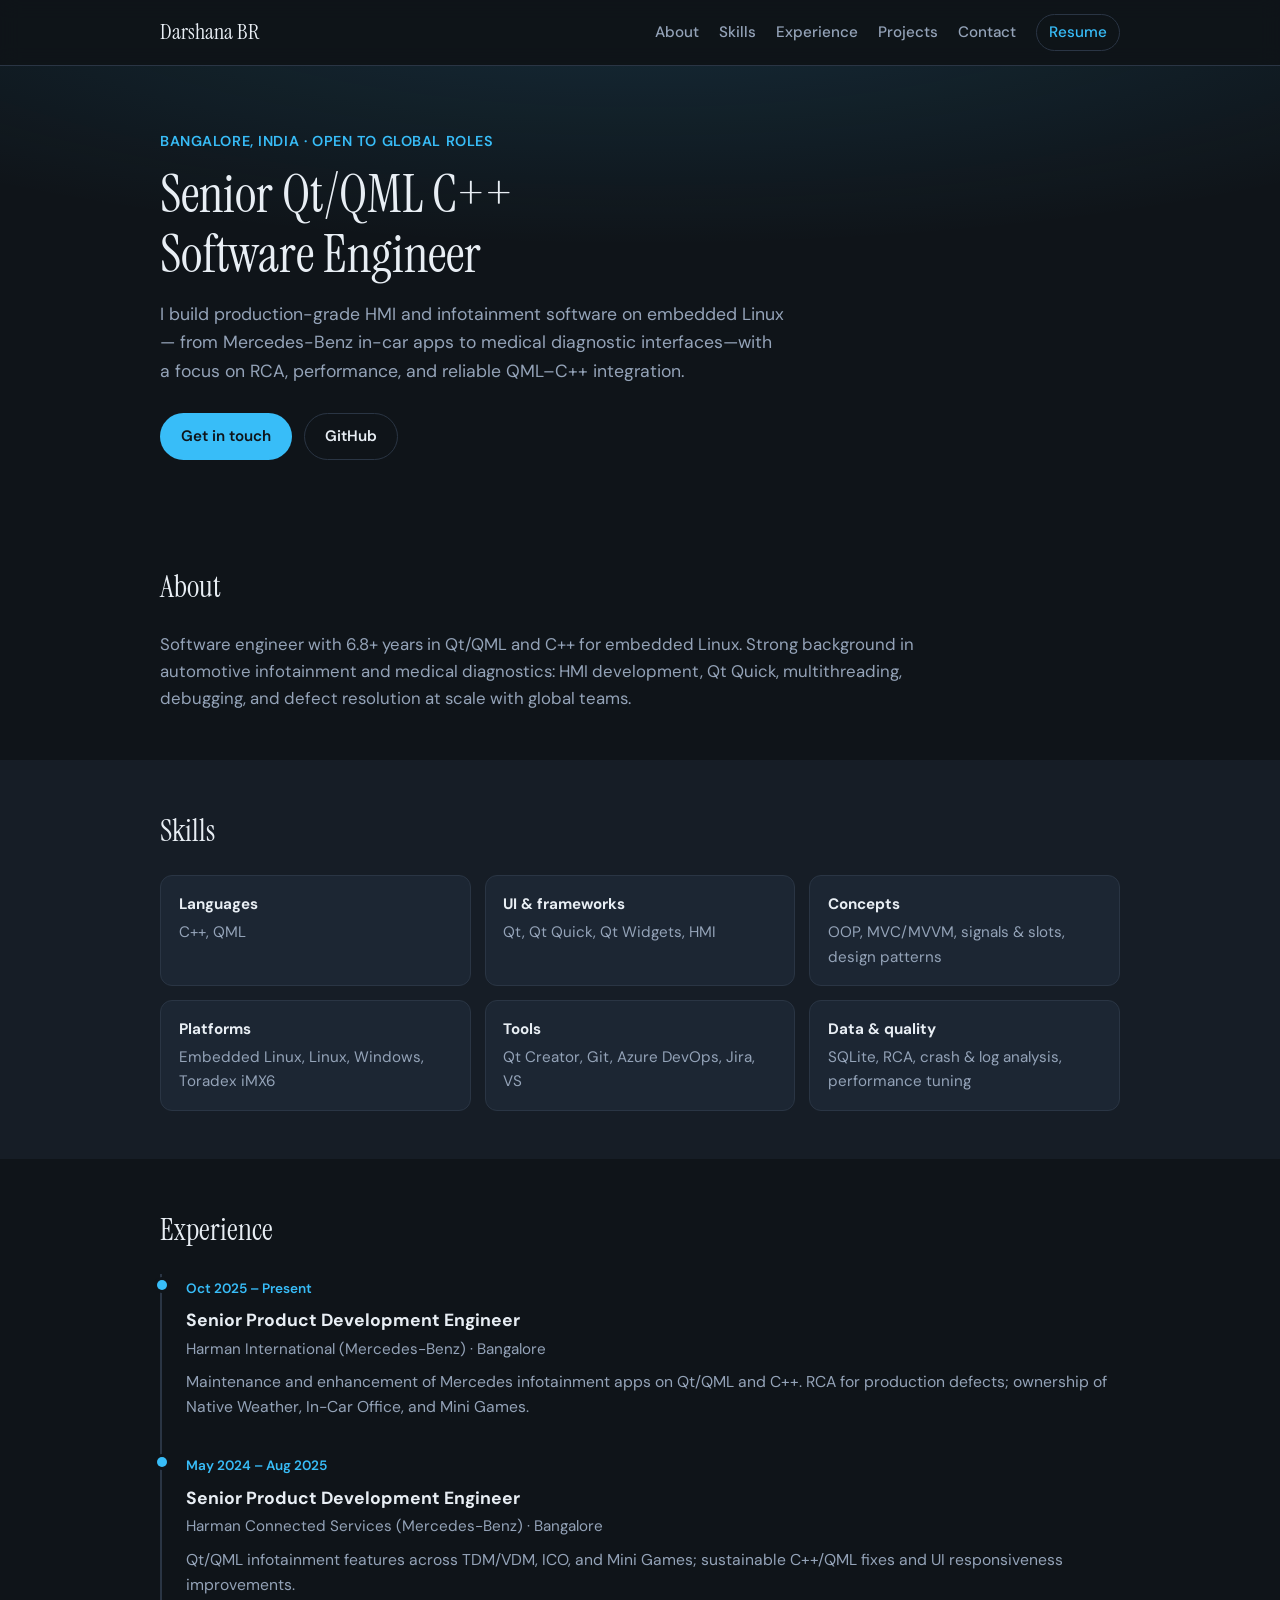
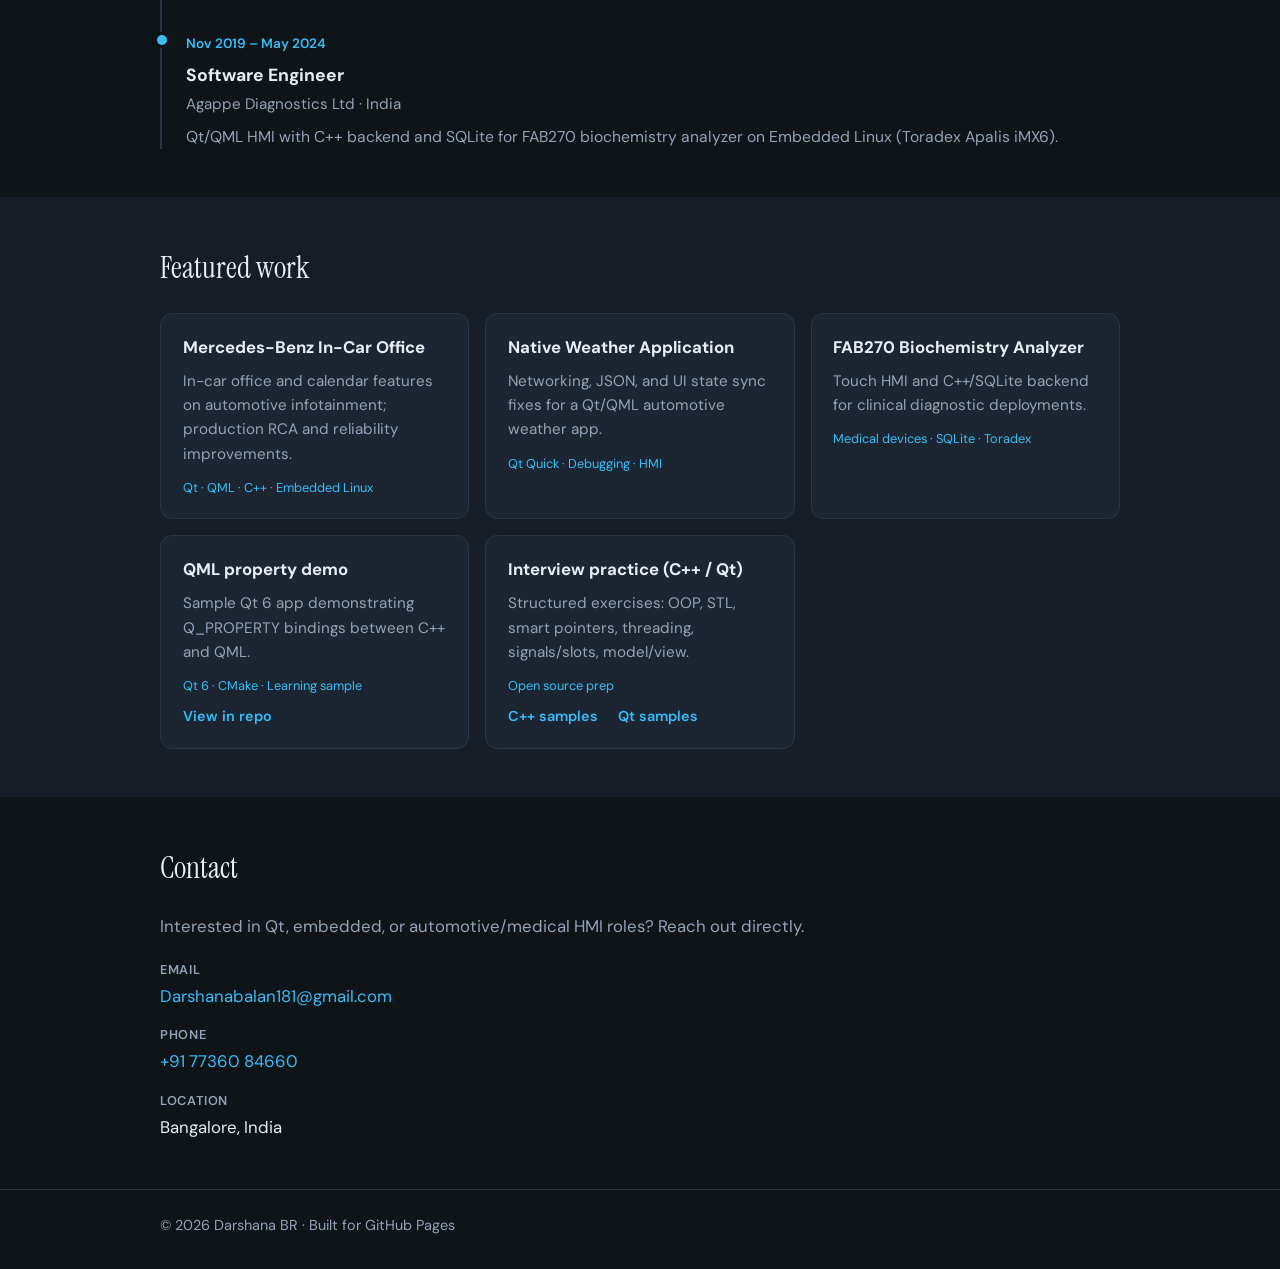
<file: index.html>
<!DOCTYPE html>
<html lang="en">
<head>
  <meta charset="UTF-8" />
  <meta name="viewport" content="width=device-width, initial-scale=1.0" />
  <meta name="description" content="Darshana BR — Senior Qt/QML C++ Software Engineer. Automotive infotainment, embedded Linux, medical HMI." />
  <title>Darshana BR · Qt/QML C++ Engineer</title>
  <link rel="preconnect" href="https://fonts.googleapis.com" />
  <link rel="preconnect" href="https://fonts.gstatic.com" crossorigin />
  <link href="https://fonts.googleapis.com/css2?family=DM+Sans:ital,opsz,wght@0,9..40,400;0,9..40,500;0,9..40,600;0,9..40,700&family=Instrument+Serif:ital@0;1&display=swap" rel="stylesheet" />
  <link rel="stylesheet" href="styles.css" />
</head>
<body>
  <a class="skip-link" href="#main">Skip to content</a>

  <header class="site-header">
    <div class="wrap header-inner">
      <a class="logo" href="#">Darshana BR</a>
      <button type="button" class="nav-toggle" aria-expanded="false" aria-controls="site-nav">Menu</button>
      <nav id="site-nav" class="site-nav" aria-label="Primary">
        <a href="#about">About</a>
        <a href="#skills">Skills</a>
        <a href="#experience">Experience</a>
        <a href="#projects">Projects</a>
        <a href="#contact">Contact</a>
        <a class="nav-resume" href="resume/Darshana_BR_Resume.html">Resume</a>
      </nav>
    </div>
  </header>

  <main id="main">
    <section class="hero">
      <div class="wrap hero-inner">
        <p class="hero-eyebrow">Bangalore, India · Open to global roles</p>
        <h1>Senior Qt/QML C++ Software Engineer</h1>
        <p class="hero-lead">
          I build production-grade HMI and infotainment software on embedded Linux—
          from Mercedes-Benz in-car apps to medical diagnostic interfaces—with a focus on
          RCA, performance, and reliable QML–C++ integration.
        </p>
        <div class="hero-cta">
          <a class="btn btn-primary" href="#contact">Get in touch</a>
          <a class="btn btn-ghost" id="github-link" href="https://github.com/" target="_blank" rel="noopener noreferrer">GitHub</a>
        </div>
      </div>
    </section>

    <section id="about" class="section">
      <div class="wrap">
        <h2 class="section-title">About</h2>
        <p class="prose">
          Software engineer with 6.8+ years in Qt/QML and C++ for embedded Linux. Strong background in
          automotive infotainment and medical diagnostics: HMI development, Qt Quick, multithreading,
          debugging, and defect resolution at scale with global teams.
        </p>
      </div>
    </section>

    <section id="skills" class="section section-alt">
      <div class="wrap">
        <h2 class="section-title">Skills</h2>
        <ul class="skill-grid">
          <li><strong>Languages</strong> C++, QML</li>
          <li><strong>UI &amp; frameworks</strong> Qt, Qt Quick, Qt Widgets, HMI</li>
          <li><strong>Concepts</strong> OOP, MVC/MVVM, signals &amp; slots, design patterns</li>
          <li><strong>Platforms</strong> Embedded Linux, Linux, Windows, Toradex iMX6</li>
          <li><strong>Tools</strong> Qt Creator, Git, Azure DevOps, Jira, VS</li>
          <li><strong>Data &amp; quality</strong> SQLite, RCA, crash &amp; log analysis, performance tuning</li>
        </ul>
      </div>
    </section>

    <section id="experience" class="section">
      <div class="wrap">
        <h2 class="section-title">Experience</h2>
        <ol class="timeline">
          <li class="timeline-item">
            <div class="timeline-meta">
              <span class="timeline-dates">Oct 2025 – Present</span>
            </div>
            <h3>Senior Product Development Engineer</h3>
            <p class="timeline-org">Harman International (Mercedes-Benz) · Bangalore</p>
            <p>Maintenance and enhancement of Mercedes infotainment apps on Qt/QML and C++. RCA for production defects; ownership of Native Weather, In-Car Office, and Mini Games.</p>
          </li>
          <li class="timeline-item">
            <div class="timeline-meta">
              <span class="timeline-dates">May 2024 – Aug 2025</span>
            </div>
            <h3>Senior Product Development Engineer</h3>
            <p class="timeline-org">Harman Connected Services (Mercedes-Benz) · Bangalore</p>
            <p>Qt/QML infotainment features across TDM/VDM, ICO, and Mini Games; sustainable C++/QML fixes and UI responsiveness improvements.</p>
          </li>
          <li class="timeline-item">
            <div class="timeline-meta">
              <span class="timeline-dates">Nov 2019 – May 2024</span>
            </div>
            <h3>Software Engineer</h3>
            <p class="timeline-org">Agappe Diagnostics Ltd · India</p>
            <p>Qt/QML HMI with C++ backend and SQLite for FAB270 biochemistry analyzer on Embedded Linux (Toradex Apalis iMX6).</p>
          </li>
        </ol>
      </div>
    </section>

    <section id="projects" class="section section-alt">
      <div class="wrap">
        <h2 class="section-title">Featured work</h2>
        <div class="project-grid">
          <article class="card">
            <h3>Mercedes-Benz In-Car Office</h3>
            <p>In-car office and calendar features on automotive infotainment; production RCA and reliability improvements.</p>
            <p class="card-tags">Qt · QML · C++ · Embedded Linux</p>
          </article>
          <article class="card">
            <h3>Native Weather Application</h3>
            <p>Networking, JSON, and UI state sync fixes for a Qt/QML automotive weather app.</p>
            <p class="card-tags">Qt Quick · Debugging · HMI</p>
          </article>
          <article class="card">
            <h3>FAB270 Biochemistry Analyzer</h3>
            <p>Touch HMI and C++/SQLite backend for clinical diagnostic deployments.</p>
            <p class="card-tags">Medical devices · SQLite · Toradex</p>
          </article>
          <article class="card card-code">
            <h3>QML property demo</h3>
            <p>Sample Qt 6 app demonstrating Q_PROPERTY bindings between C++ and QML.</p>
            <p class="card-tags">Qt 6 · CMake · Learning sample</p>
            <a class="card-link" id="qml-demo-link" href="#">View in repo</a>
          </article>
          <article class="card card-code">
            <h3>Interview practice (C++ / Qt)</h3>
            <p>Structured exercises: OOP, STL, smart pointers, threading, signals/slots, model/view.</p>
            <p class="card-tags">Open source prep</p>
            <a class="card-link" id="cpp-practice-link" href="#">C++ samples</a>
            <a class="card-link" id="qt-practice-link" href="#">Qt samples</a>
          </article>
        </div>
      </div>
    </section>

    <section id="contact" class="section contact-section">
      <div class="wrap">
        <h2 class="section-title">Contact</h2>
        <p class="prose">Interested in Qt, embedded, or automotive/medical HMI roles? Reach out directly.</p>
        <ul class="contact-list">
          <li>
            <span class="contact-label">Email</span>
            <a href="mailto:Darshanabalan181@gmail.com">Darshanabalan181@gmail.com</a>
          </li>
          <li>
            <span class="contact-label">Phone</span>
            <a href="tel:+917736084660">+91 77360 84660</a>
          </li>
          <li>
            <span class="contact-label">Location</span>
            <span>Bangalore, India</span>
          </li>
        </ul>
      </div>
    </section>
  </main>

  <footer class="site-footer">
    <div class="wrap">
      <p>© <span id="year"></span> Darshana BR · Built for GitHub Pages</p>
    </div>
  </footer>

  <script src="main.js"></script>
</body>
</html>
</file>
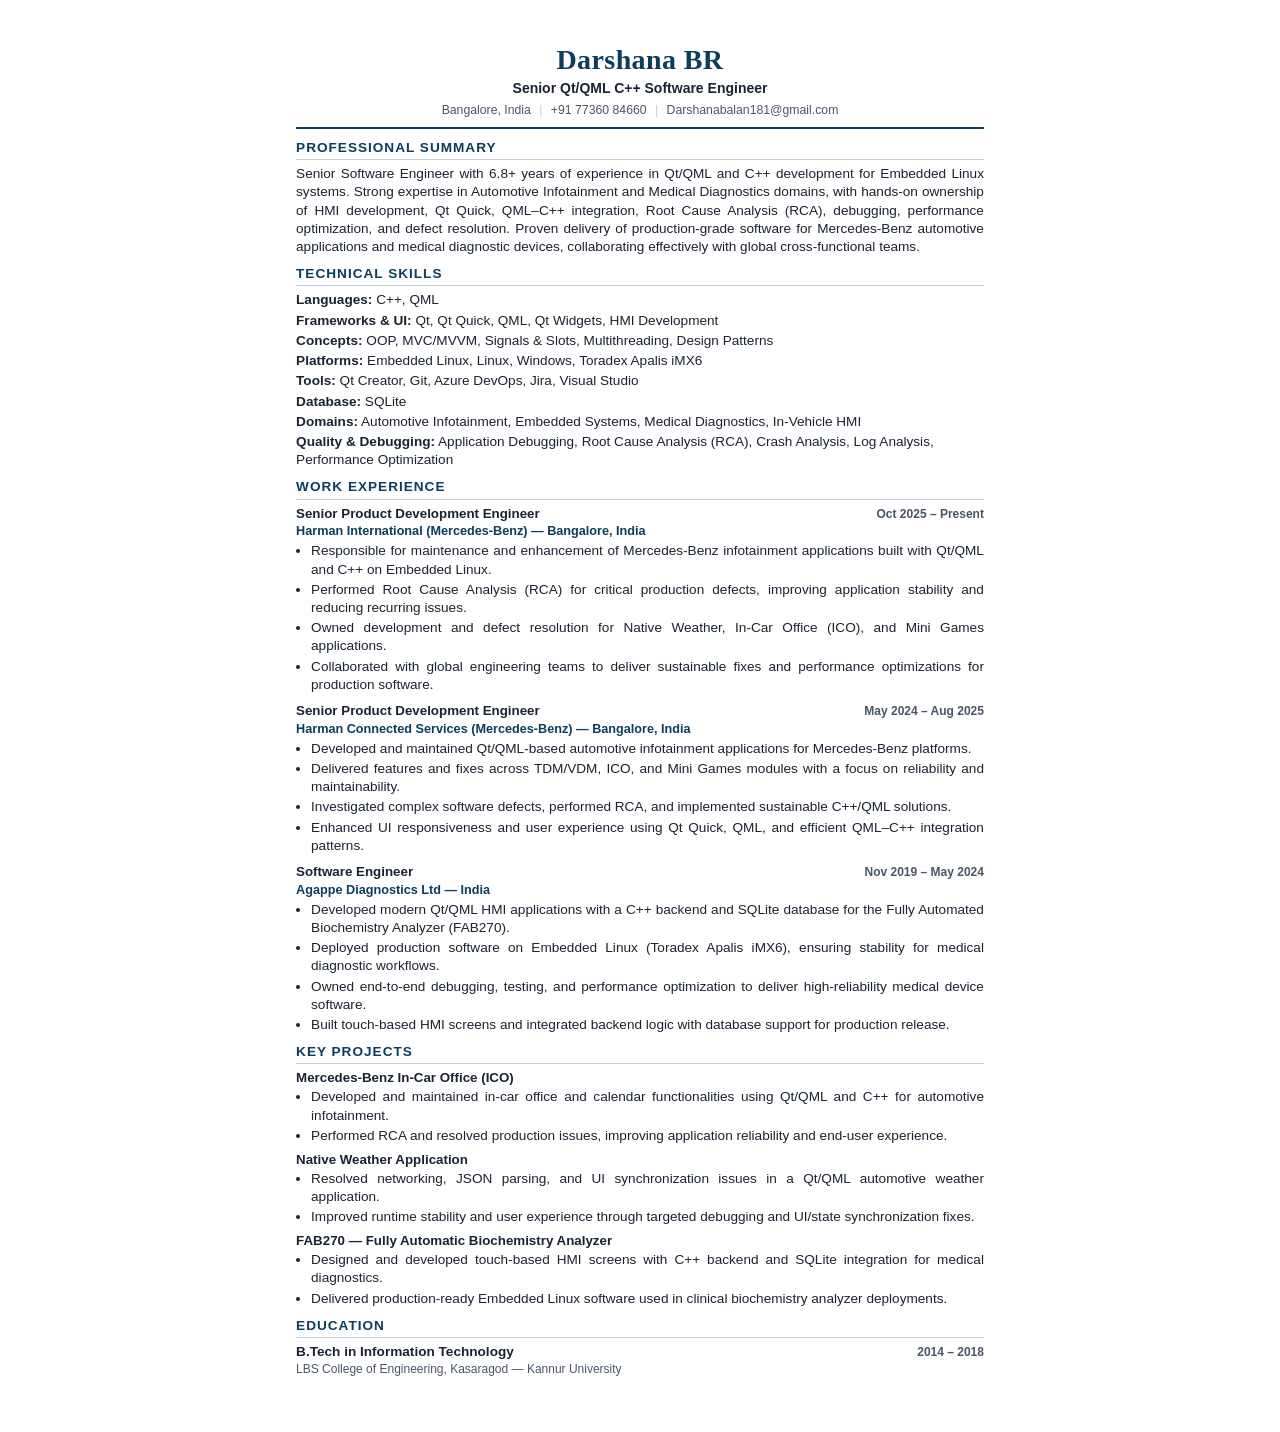
<file: resume/Darshana_BR_Resume.html>
<!DOCTYPE html>
<html lang="en">
<head>
  <meta charset="UTF-8" />
  <meta name="viewport" content="width=device-width, initial-scale=1.0" />
  <title>Darshana BR — Senior Qt/QML C++ Software Engineer</title>
  <style>
    /* ATS-friendly, LibreOffice-print friendly: avoid flex/grid */
    :root {
      --ink: #1a2332;
      --muted: #4a5568;
      --accent: #0b3d5c;
      --rule: #c5d0db;
      --bg: #ffffff;
    }

    * {
      box-sizing: border-box;
      margin: 0;
      padding: 0;
    }

    @page {
      size: A4;
      margin: 12mm 14mm;
    }

    body {
      font-family: "Calibri", "Segoe UI", Arial, Helvetica, sans-serif;
      font-size: 10.2pt;
      line-height: 1.34;
      color: var(--ink);
      background: var(--bg);
      max-width: 210mm;
      margin: 0 auto;
      padding: 12mm 14mm;
      -webkit-print-color-adjust: exact;
      print-color-adjust: exact;
    }

    header {
      text-align: center;
      padding-bottom: 8px;
      border-bottom: 2px solid var(--accent);
      margin-bottom: 10px;
    }

    h1 {
      font-family: "Georgia", "Times New Roman", Times, serif;
      font-size: 21pt;
      font-weight: 700;
      letter-spacing: 0.4px;
      color: var(--accent);
      line-height: 1.1;
      margin-bottom: 3px;
    }

    .headline {
      font-size: 10.5pt;
      font-weight: 600;
      color: var(--ink);
      margin-bottom: 4px;
    }

    .contact {
      font-size: 9.2pt;
      color: var(--muted);
      line-height: 1.4;
    }

    .contact a {
      color: var(--muted);
      text-decoration: none;
    }

    .contact .sep {
      margin: 0 5px;
      color: var(--rule);
    }

    section {
      margin-bottom: 9px;
    }

    h2 {
      font-size: 10.2pt;
      font-weight: 700;
      text-transform: uppercase;
      letter-spacing: 1px;
      color: var(--accent);
      border-bottom: 1px solid var(--rule);
      padding-bottom: 2px;
      margin-bottom: 5px;
    }

    .summary {
      text-align: justify;
    }

    .skill-row {
      margin-bottom: 2px;
    }

    .skill-label {
      font-weight: 700;
    }

    .job {
      margin-bottom: 8px;
    }

    .job-header {
      width: 100%;
      border-collapse: collapse;
      margin: 0;
    }

    .job-header td {
      vertical-align: baseline;
      padding: 0;
    }

    .job-title {
      font-weight: 700;
      font-size: 10pt;
    }

    .job-dates {
      font-size: 9pt;
      color: var(--muted);
      font-weight: 600;
      text-align: right;
      white-space: nowrap;
      width: 1%;
    }

    .job-company {
      font-size: 9.5pt;
      color: var(--accent);
      font-weight: 600;
      margin: 1px 0 2px;
    }

    ul {
      margin: 0 0 0 15px;
      padding: 0;
    }

    li {
      margin-bottom: 2px;
      text-align: justify;
    }

    .project {
      margin-bottom: 6px;
    }

    .project-name {
      font-weight: 700;
      font-size: 10pt;
      margin-bottom: 1px;
    }

    .edu-header {
      width: 100%;
      border-collapse: collapse;
    }

    .edu-header td {
      vertical-align: baseline;
      padding: 0;
    }

    .edu-degree {
      font-weight: 700;
    }

    .edu-meta {
      color: var(--muted);
      font-size: 9pt;
    }

    @media print {
      body {
        padding: 0;
        max-width: none;
      }
    }
  </style>
</head>
<body>
  <header>
    <h1>Darshana BR</h1>
    <p class="headline">Senior Qt/QML C++ Software Engineer</p>
    <p class="contact">
      Bangalore, India
      <span class="sep">|</span>
      +91 77360 84660
      <span class="sep">|</span>
      <a href="mailto:Darshanabalan181@gmail.com">Darshanabalan181@gmail.com</a>
    </p>
  </header>

  <section>
    <h2>Professional Summary</h2>
    <p class="summary">
      Senior Software Engineer with 6.8+ years of experience in Qt/QML and C++ development for Embedded Linux systems.
      Strong expertise in Automotive Infotainment and Medical Diagnostics domains, with hands-on ownership of HMI development,
      Qt Quick, QML–C++ integration, Root Cause Analysis (RCA), debugging, performance optimization, and defect resolution.
      Proven delivery of production-grade software for Mercedes-Benz automotive applications and medical diagnostic devices,
      collaborating effectively with global cross-functional teams.
    </p>
  </section>

  <section>
    <h2>Technical Skills</h2>
    <p class="skill-row"><span class="skill-label">Languages:</span> C++, QML</p>
    <p class="skill-row"><span class="skill-label">Frameworks &amp; UI:</span> Qt, Qt Quick, QML, Qt Widgets, HMI Development</p>
    <p class="skill-row"><span class="skill-label">Concepts:</span> OOP, MVC/MVVM, Signals &amp; Slots, Multithreading, Design Patterns</p>
    <p class="skill-row"><span class="skill-label">Platforms:</span> Embedded Linux, Linux, Windows, Toradex Apalis iMX6</p>
    <p class="skill-row"><span class="skill-label">Tools:</span> Qt Creator, Git, Azure DevOps, Jira, Visual Studio</p>
    <p class="skill-row"><span class="skill-label">Database:</span> SQLite</p>
    <p class="skill-row"><span class="skill-label">Domains:</span> Automotive Infotainment, Embedded Systems, Medical Diagnostics, In-Vehicle HMI</p>
    <p class="skill-row"><span class="skill-label">Quality &amp; Debugging:</span> Application Debugging, Root Cause Analysis (RCA), Crash Analysis, Log Analysis, Performance Optimization</p>
  </section>

  <section>
    <h2>Work Experience</h2>

    <article class="job">
      <table class="job-header"><tr>
        <td class="job-title">Senior Product Development Engineer</td>
        <td class="job-dates">Oct 2025 – Present</td>
      </tr></table>
      <p class="job-company">Harman International (Mercedes-Benz) — Bangalore, India</p>
      <ul>
        <li>Responsible for maintenance and enhancement of Mercedes-Benz infotainment applications built with Qt/QML and C++ on Embedded Linux.</li>
        <li>Performed Root Cause Analysis (RCA) for critical production defects, improving application stability and reducing recurring issues.</li>
        <li>Owned development and defect resolution for Native Weather, In-Car Office (ICO), and Mini Games applications.</li>
        <li>Collaborated with global engineering teams to deliver sustainable fixes and performance optimizations for production software.</li>
      </ul>
    </article>

    <article class="job">
      <table class="job-header"><tr>
        <td class="job-title">Senior Product Development Engineer</td>
        <td class="job-dates">May 2024 – Aug 2025</td>
      </tr></table>
      <p class="job-company">Harman Connected Services (Mercedes-Benz) — Bangalore, India</p>
      <ul>
        <li>Developed and maintained Qt/QML-based automotive infotainment applications for Mercedes-Benz platforms.</li>
        <li>Delivered features and fixes across TDM/VDM, ICO, and Mini Games modules with a focus on reliability and maintainability.</li>
        <li>Investigated complex software defects, performed RCA, and implemented sustainable C++/QML solutions.</li>
        <li>Enhanced UI responsiveness and user experience using Qt Quick, QML, and efficient QML–C++ integration patterns.</li>
      </ul>
    </article>

    <article class="job">
      <table class="job-header"><tr>
        <td class="job-title">Software Engineer</td>
        <td class="job-dates">Nov 2019 – May 2024</td>
      </tr></table>
      <p class="job-company">Agappe Diagnostics Ltd — India</p>
      <ul>
        <li>Developed modern Qt/QML HMI applications with a C++ backend and SQLite database for the Fully Automated Biochemistry Analyzer (FAB270).</li>
        <li>Deployed production software on Embedded Linux (Toradex Apalis iMX6), ensuring stability for medical diagnostic workflows.</li>
        <li>Owned end-to-end debugging, testing, and performance optimization to deliver high-reliability medical device software.</li>
        <li>Built touch-based HMI screens and integrated backend logic with database support for production release.</li>
      </ul>
    </article>
  </section>

  <section>
    <h2>Key Projects</h2>

    <article class="project">
      <p class="project-name">Mercedes-Benz In-Car Office (ICO)</p>
      <ul>
        <li>Developed and maintained in-car office and calendar functionalities using Qt/QML and C++ for automotive infotainment.</li>
        <li>Performed RCA and resolved production issues, improving application reliability and end-user experience.</li>
      </ul>
    </article>

    <article class="project">
      <p class="project-name">Native Weather Application</p>
      <ul>
        <li>Resolved networking, JSON parsing, and UI synchronization issues in a Qt/QML automotive weather application.</li>
        <li>Improved runtime stability and user experience through targeted debugging and UI/state synchronization fixes.</li>
      </ul>
    </article>

    <article class="project">
      <p class="project-name">FAB270 — Fully Automatic Biochemistry Analyzer</p>
      <ul>
        <li>Designed and developed touch-based HMI screens with C++ backend and SQLite integration for medical diagnostics.</li>
        <li>Delivered production-ready Embedded Linux software used in clinical biochemistry analyzer deployments.</li>
      </ul>
    </article>
  </section>

  <section>
    <h2>Education</h2>
    <table class="edu-header"><tr>
      <td class="edu-degree">B.Tech in Information Technology</td>
      <td class="job-dates">2014 – 2018</td>
    </tr></table>
    <p class="edu-meta">LBS College of Engineering, Kasaragod — Kannur University</p>
  </section>
</body>
</html>
</file>
<file: styles.css>
:root {
  --bg: #0f1419;
  --bg-alt: #161d26;
  --surface: #1c2633;
  --text: #e8eef4;
  --muted: #94a3b8;
  --accent: #38bdf8;
  --accent-dim: #0ea5e9;
  --border: #2a3544;
  --serif: "Instrument Serif", Georgia, serif;
  --sans: "DM Sans", system-ui, sans-serif;
  --radius: 12px;
  --max: 960px;
}

*,
*::before,
*::after {
  box-sizing: border-box;
}

html {
  scroll-behavior: smooth;
}

body {
  margin: 0;
  font-family: var(--sans);
  font-size: 1.05rem;
  line-height: 1.6;
  color: var(--text);
  background: var(--bg);
}

.wrap {
  width: min(100% - 2rem, var(--max));
  margin-inline: auto;
}

.skip-link {
  position: absolute;
  left: -9999px;
  top: 0;
  padding: 0.5rem 1rem;
  background: var(--accent);
  color: var(--bg);
  z-index: 100;
}

.skip-link:focus {
  left: 1rem;
  top: 1rem;
}

.site-header {
  position: sticky;
  top: 0;
  z-index: 50;
  background: rgba(15, 20, 25, 0.85);
  backdrop-filter: blur(10px);
  border-bottom: 1px solid var(--border);
}

.header-inner {
  display: flex;
  align-items: center;
  justify-content: space-between;
  padding: 0.85rem 0;
  gap: 1rem;
}

.logo {
  font-family: var(--serif);
  font-size: 1.35rem;
  color: var(--text);
  text-decoration: none;
}

.nav-toggle {
  display: none;
  font: inherit;
  color: var(--text);
  background: var(--surface);
  border: 1px solid var(--border);
  border-radius: 8px;
  padding: 0.4rem 0.75rem;
  cursor: pointer;
}

.site-nav {
  display: flex;
  flex-wrap: wrap;
  align-items: center;
  gap: 0.35rem 1.25rem;
}

.site-nav a {
  color: var(--muted);
  text-decoration: none;
  font-size: 0.95rem;
  font-weight: 500;
}

.site-nav a:hover,
.site-nav a:focus-visible {
  color: var(--accent);
}

.nav-resume {
  color: var(--accent) !important;
  border: 1px solid var(--border);
  padding: 0.35rem 0.75rem;
  border-radius: 999px;
}

.hero {
  padding: 4rem 0 3.5rem;
  background:
    radial-gradient(ellipse 80% 60% at 50% -20%, rgba(56, 189, 248, 0.15), transparent),
    var(--bg);
}

.hero-eyebrow {
  color: var(--accent);
  font-size: 0.9rem;
  font-weight: 600;
  letter-spacing: 0.04em;
  text-transform: uppercase;
  margin: 0 0 0.75rem;
}

.hero h1 {
  font-family: var(--serif);
  font-size: clamp(2.25rem, 5vw, 3.25rem);
  font-weight: 400;
  line-height: 1.15;
  margin: 0 0 1rem;
  max-width: 18ch;
}

.hero-lead {
  color: var(--muted);
  font-size: 1.1rem;
  max-width: 52ch;
  margin: 0 0 1.75rem;
}

.hero-cta {
  display: flex;
  flex-wrap: wrap;
  gap: 0.75rem;
}

.btn {
  display: inline-flex;
  align-items: center;
  justify-content: center;
  padding: 0.65rem 1.25rem;
  border-radius: 999px;
  font-weight: 600;
  font-size: 0.95rem;
  text-decoration: none;
  border: 1px solid transparent;
  transition: background 0.15s, color 0.15s, border-color 0.15s;
}

.btn-primary {
  background: var(--accent);
  color: var(--bg);
}

.btn-primary:hover {
  background: var(--accent-dim);
}

.btn-ghost {
  border-color: var(--border);
  color: var(--text);
  background: transparent;
}

.btn-ghost:hover {
  border-color: var(--accent);
  color: var(--accent);
}

.section {
  padding: 3rem 0;
}

.section-alt {
  background: var(--bg-alt);
}

.section-title {
  font-family: var(--serif);
  font-size: 1.85rem;
  font-weight: 400;
  margin: 0 0 1.25rem;
}

.prose {
  color: var(--muted);
  max-width: 65ch;
  margin: 0;
}

.skill-grid {
  list-style: none;
  padding: 0;
  margin: 0;
  display: grid;
  gap: 0.85rem;
  grid-template-columns: repeat(auto-fit, minmax(260px, 1fr));
}

.skill-grid li {
  background: var(--surface);
  border: 1px solid var(--border);
  border-radius: var(--radius);
  padding: 1rem 1.1rem;
  color: var(--muted);
  font-size: 0.95rem;
}

.skill-grid strong {
  display: block;
  color: var(--text);
  margin-bottom: 0.25rem;
}

.timeline {
  list-style: none;
  padding: 0;
  margin: 0;
  border-left: 2px solid var(--border);
  padding-left: 1.5rem;
}

.timeline-item {
  position: relative;
  padding-bottom: 2rem;
}

.timeline-item:last-child {
  padding-bottom: 0;
}

.timeline-item::before {
  content: "";
  position: absolute;
  left: calc(-1.5rem - 5px);
  top: 0.35rem;
  width: 10px;
  height: 10px;
  border-radius: 50%;
  background: var(--accent);
  box-shadow: 0 0 0 3px var(--bg);
}

.section-alt .timeline-item::before {
  box-shadow: 0 0 0 3px var(--bg-alt);
}

.timeline-dates {
  font-size: 0.85rem;
  font-weight: 600;
  color: var(--accent);
}

.timeline-item h3 {
  margin: 0.35rem 0 0.15rem;
  font-size: 1.1rem;
}

.timeline-org {
  margin: 0 0 0.5rem;
  color: var(--muted);
  font-size: 0.95rem;
}

.timeline-item p:last-child {
  margin: 0;
  color: var(--muted);
  font-size: 0.98rem;
}

.project-grid {
  display: grid;
  gap: 1rem;
  grid-template-columns: repeat(auto-fit, minmax(280px, 1fr));
}

.card {
  background: var(--surface);
  border: 1px solid var(--border);
  border-radius: var(--radius);
  padding: 1.25rem 1.35rem;
}

.card h3 {
  margin: 0 0 0.5rem;
  font-size: 1.05rem;
}

.card p {
  margin: 0 0 0.75rem;
  color: var(--muted);
  font-size: 0.95rem;
}

.card-tags {
  font-size: 0.8rem !important;
  color: var(--accent) !important;
  margin-bottom: 0 !important;
}

.card-link {
  display: inline-block;
  margin-right: 1rem;
  margin-top: 0.5rem;
  font-size: 0.9rem;
  font-weight: 600;
  color: var(--accent);
  text-decoration: none;
}

.card-link:hover {
  text-decoration: underline;
}

.contact-list {
  list-style: none;
  padding: 0;
  margin: 1.25rem 0 0;
  display: grid;
  gap: 1rem;
}

.contact-list a {
  color: var(--accent);
  text-decoration: none;
}

.contact-list a:hover {
  text-decoration: underline;
}

.contact-label {
  display: block;
  font-size: 0.8rem;
  font-weight: 600;
  text-transform: uppercase;
  letter-spacing: 0.05em;
  color: var(--muted);
  margin-bottom: 0.15rem;
}

.site-footer {
  border-top: 1px solid var(--border);
  padding: 1.5rem 0 2rem;
  color: var(--muted);
  font-size: 0.9rem;
}

.site-footer p {
  margin: 0;
}

@media (max-width: 720px) {
  .nav-toggle {
    display: block;
  }

  .site-nav {
    display: none;
    position: absolute;
    top: 100%;
    left: 0;
    right: 0;
    flex-direction: column;
    align-items: stretch;
    padding: 1rem;
    background: var(--bg-alt);
    border-bottom: 1px solid var(--border);
  }

  .site-nav.is-open {
    display: flex;
  }

  .header-inner {
    position: relative;
    flex-wrap: wrap;
  }
}
</file>
